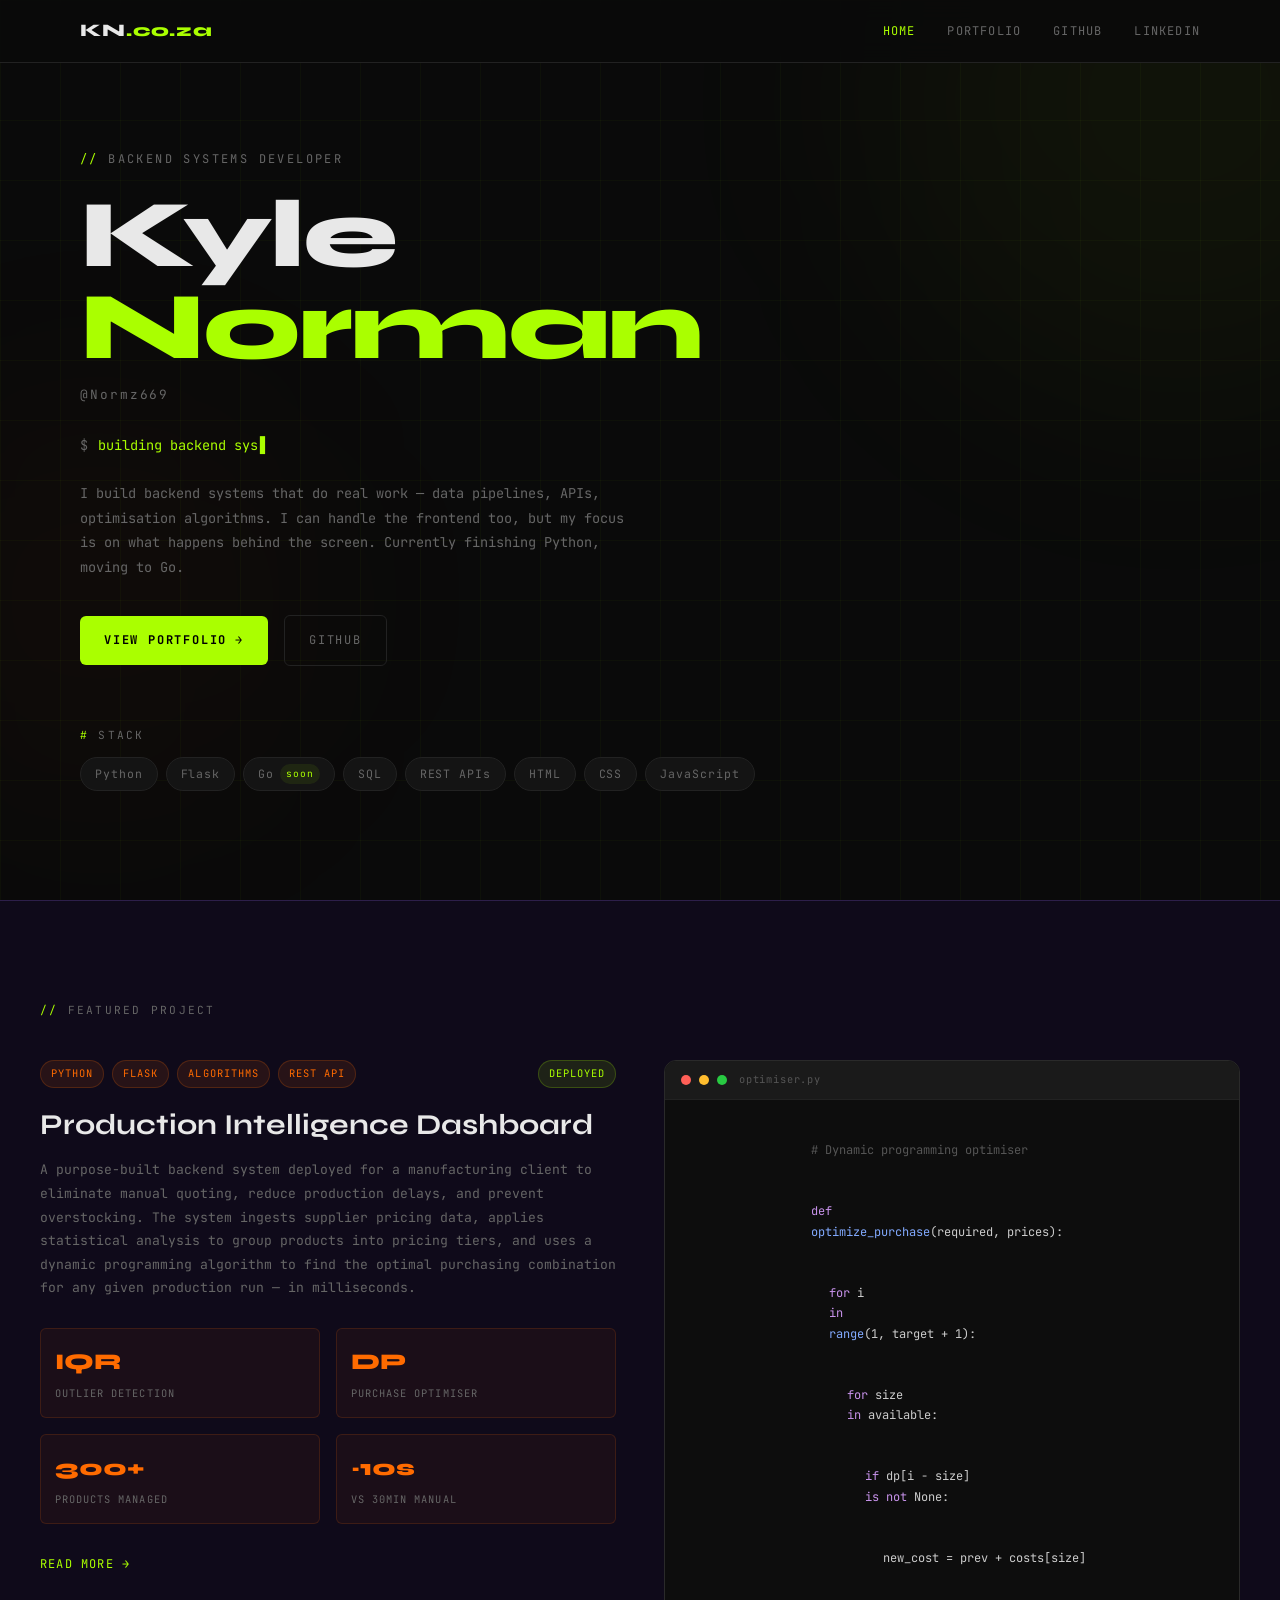
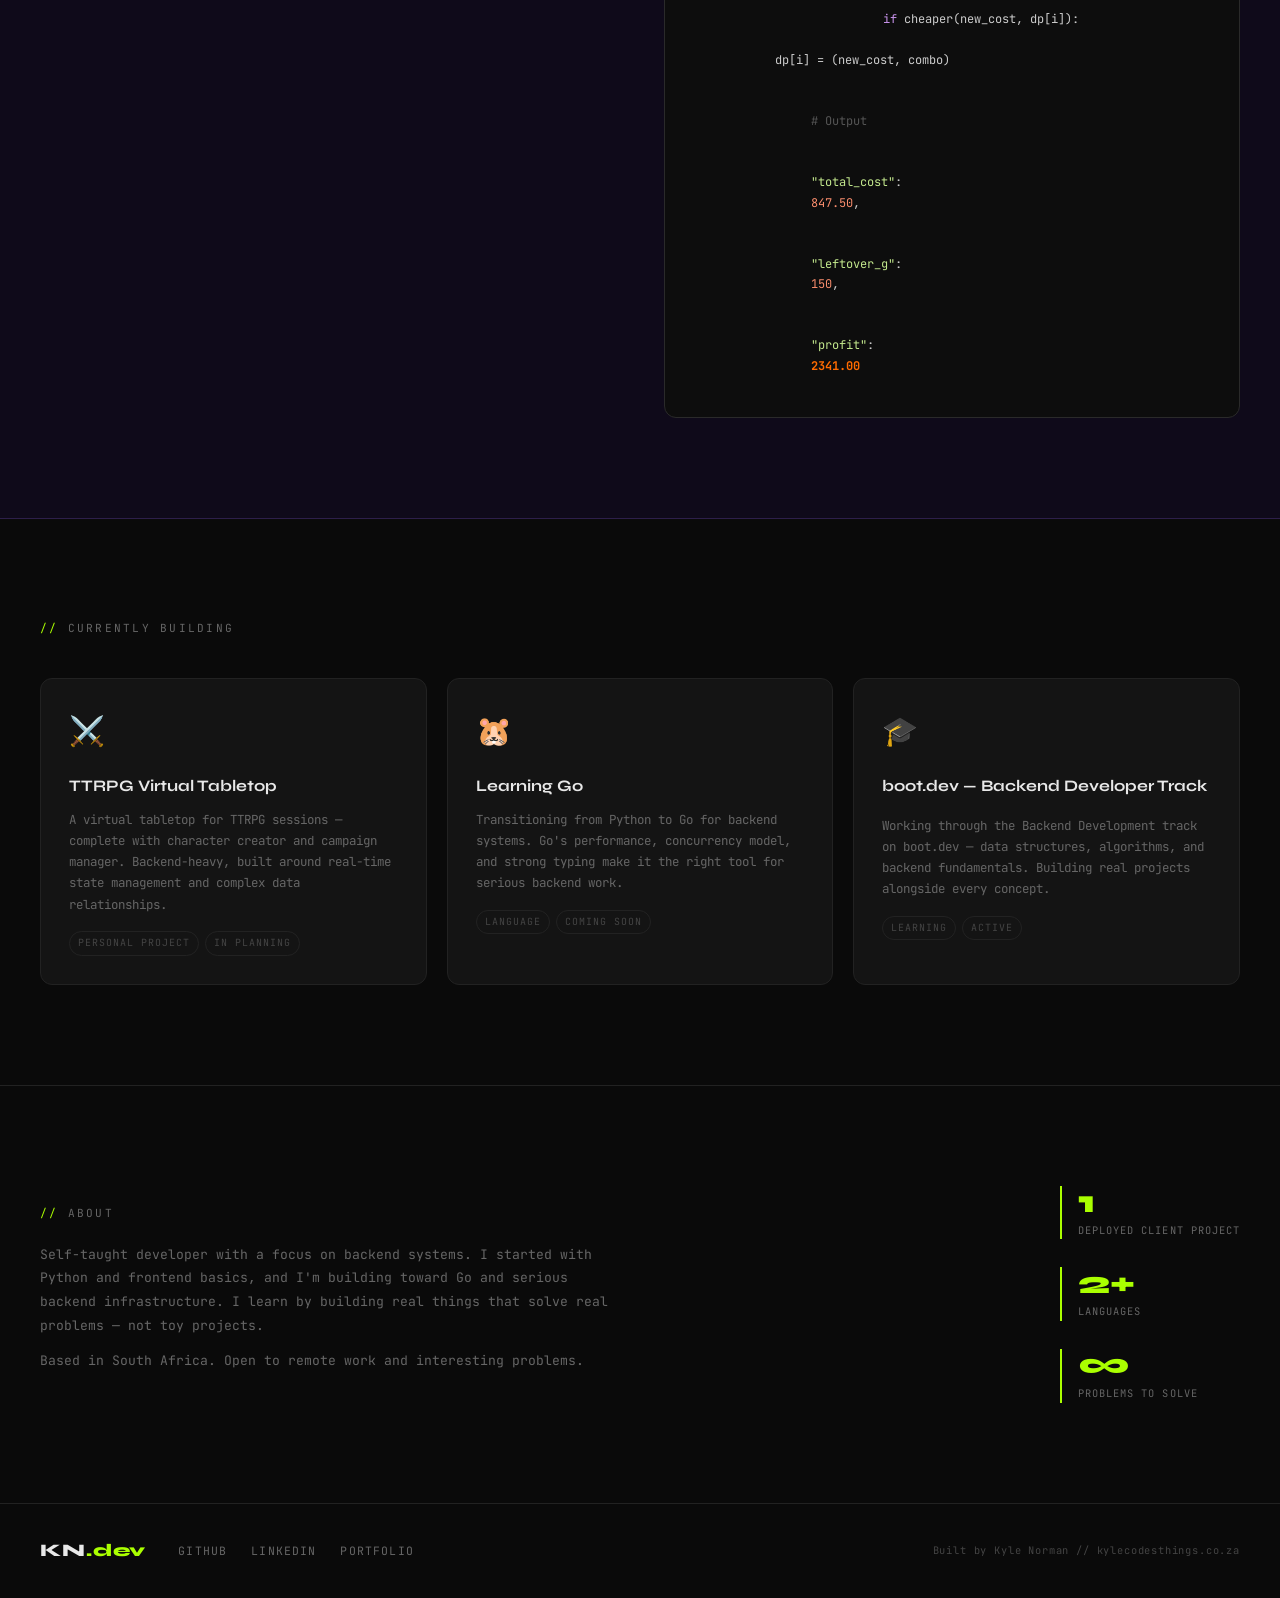
<file: index.html>
<!doctype html>
<html lang="en">
  <head>
    <meta charset="UTF-8" />
    <meta name="viewport" content="width=device-width, initial-scale=1.0" />
    <title>Kyle Norman // kylecodesthings</title>
    <link rel="stylesheet" href="style.css" />
    <link
      href="https://fonts.googleapis.com/css2?family=JetBrains+Mono:wght@300;400;700&family=Syne:wght@400;700;800&display=swap"
      rel="stylesheet"
    />
  </head>
  <body>
    <!-- NAV -->
    <nav>
      <div class="nav-inner">
        <span class="nav-logo">KN<span class="accent">.co.za</span></span>
        <div class="nav-links">
          <a href="index.html" class="active">Home</a>
          <a href="portfolio.html">Portfolio</a>
          <a href="https://github.com/Normz669" target="_blank">GitHub</a>
          <a
            href="https://www.linkedin.com/in/kyle-norman-8a450210a"
            target="_blank"
            >LinkedIn</a
          >
        </div>
      </div>
    </nav>

    <!-- HERO -->
    <section class="hero">
      <div class="hero-bg">
        <div class="grid-lines"></div>
        <div class="glow glow-1"></div>
        <div class="glow glow-2"></div>
      </div>
      <div class="hero-content">
        <div class="hero-tag">
          <span class="accent">//</span> Backend Systems Developer
        </div>
        <h1 class="hero-name">Kyle<br /><span class="accent">Norman</span></h1>
        <div class="hero-alias">@Normz669</div>
        <div class="typewriter-wrap">
          <span class="typewriter-prefix">$&nbsp;</span>
          <span class="typewriter" id="typewriter"></span>
          <span class="cursor">▋</span>
        </div>
        <p class="hero-bio">
          I build backend systems that do real work — data pipelines, APIs,
          optimisation algorithms. I can handle the frontend too, but my focus
          is on what happens behind the screen. Currently finishing Python,
          moving to Go.
        </p>
        <div class="hero-cta">
          <a href="portfolio.html" class="btn-primary"
            >View Portfolio <span>→</span></a
          >
          <a
            href="https://github.com/Normz669"
            target="_blank"
            class="btn-ghost"
            >GitHub</a
          >
        </div>
      </div>
      <div class="hero-stack">
        <div class="stack-label"><span class="accent">#</span> Stack</div>
        <div class="stack-items">
          <span class="stack-tag">Python</span>
          <span class="stack-tag">Flask</span>
          <span class="stack-tag">Go <span class="soon">soon</span></span>
          <span class="stack-tag">SQL</span>
          <span class="stack-tag">REST APIs</span>
          <span class="stack-tag">HTML</span>
          <span class="stack-tag">CSS</span>
          <span class="stack-tag">JavaScript</span>
        </div>
      </div>
    </section>

    <!-- FEATURED PROJECT -->
    <section class="section featured">
      <div class="section-inner">
        <div class="section-label">
          <span class="accent">//</span> Featured Project
        </div>
        <div class="featured-card">
          <div class="featured-card-inner">
            <div class="featured-meta">
              <span class="featured-tag">Python</span>
              <span class="featured-tag">Flask</span>
              <span class="featured-tag">Algorithms</span>
              <span class="featured-tag">REST API</span>
              <span class="featured-status">Deployed</span>
            </div>
            <h2 class="featured-title">Production Intelligence Dashboard</h2>
            <p class="featured-desc">
              A purpose-built backend system deployed for a manufacturing client
              to eliminate manual quoting, reduce production delays, and prevent
              overstocking. The system ingests supplier pricing data, applies
              statistical analysis to group products into pricing tiers, and
              uses a dynamic programming algorithm to find the optimal
              purchasing combination for any given production run — in
              milliseconds.
            </p>
            <div class="featured-highlights">
              <div class="highlight-item">
                <span class="highlight-val">IQR</span>
                <span class="highlight-label">Outlier Detection</span>
              </div>
              <div class="highlight-item">
                <span class="highlight-val">DP</span>
                <span class="highlight-label">Purchase Optimiser</span>
              </div>
              <div class="highlight-item">
                <span class="highlight-val">300+</span>
                <span class="highlight-label">Products Managed</span>
              </div>
              <div class="highlight-item">
                <span class="highlight-val">~10s</span>
                <span class="highlight-label">vs 30min manual</span>
              </div>
            </div>
            <a href="portfolio.html" class="featured-link"
              >Read more <span>→</span></a
            >
          </div>
          <div class="featured-card-visual">
            <div class="terminal">
              <div class="terminal-bar">
                <span class="dot red"></span>
                <span class="dot yellow"></span>
                <span class="dot tgreen"></span>
                <span class="terminal-title">optimiser.py</span>
              </div>
              <div class="terminal-body">
                <div class="t-line">
                  <span class="t-comment"># Dynamic programming optimiser</span>
                </div>
                <div class="t-line">
                  <span class="t-keyword">def</span>
                  <span class="t-fn">optimize_purchase</span>(required, prices):
                </div>
                <div class="t-line t-indent">
                  <span class="t-keyword">for</span> i
                  <span class="t-keyword">in</span>
                  <span class="t-fn">range</span>(1, target + 1):
                </div>
                <div class="t-line t-indent2">
                  <span class="t-keyword">for</span> size
                  <span class="t-keyword">in</span> available:
                </div>
                <div class="t-line t-indent3">
                  <span class="t-keyword">if</span> dp[i - size]
                  <span class="t-keyword">is not</span> None:
                </div>
                <div class="t-line t-indent4">
                  new_cost = prev + costs[size]
                </div>
                <div class="t-line t-indent4">
                  <span class="t-keyword">if</span> cheaper(new_cost, dp[i]):
                </div>
                <div class="t-line t-indent5">dp[i] = (new_cost, combo)</div>
                <div class="t-line">&nbsp;</div>
                <div class="t-line">
                  <span class="t-comment"># Output</span>
                </div>
                <div class="t-line">
                  <span class="t-string">"total_cost"</span>:
                  <span class="t-num">847.50</span>,
                </div>
                <div class="t-line">
                  <span class="t-string">"leftover_g"</span>:
                  <span class="t-num">150</span>,
                </div>
                <div class="t-line">
                  <span class="t-string">"profit"</span>:
                  <span class="t-num orange">2341.00</span>
                </div>
              </div>
            </div>
          </div>
        </div>
      </div>
    </section>

    <!-- CURRENTLY BUILDING -->
    <section class="section building">
      <div class="section-inner">
        <div class="section-label">
          <span class="accent">//</span> Currently Building
        </div>
        <div class="building-grid">
          <div class="building-card">
            <div class="building-icon">⚔️</div>
            <h3>TTRPG Virtual Tabletop</h3>
            <p>
              A virtual tabletop for TTRPG sessions — complete with character
              creator and campaign manager. Backend-heavy, built around
              real-time state management and complex data relationships.
            </p>
            <div class="building-tags">
              <span>Personal Project</span>
              <span>In Planning</span>
            </div>
          </div>
          <div class="building-card">
            <div class="building-icon">🐹</div>
            <h3>Learning Go</h3>
            <p>
              Transitioning from Python to Go for backend systems. Go's
              performance, concurrency model, and strong typing make it the
              right tool for serious backend work.
            </p>
            <div class="building-tags">
              <span>Language</span>
              <span>Coming Soon</span>
            </div>
          </div>
          <div class="building-card">
            <div class="building-icon">🎓</div>
            <h3>boot.dev — Backend Developer Track</h3>
            <p>
              <p>Working through the Backend Development track on boot.dev — data structures, algorithms, and backend fundamentals. Building real projects alongside every concept.</p>
            </p>
            <div class="building-tags">
              <span>Learning</span>
              <span>Active</span>
            </div>
          </div>
        </div>
      </div>
    </section>

    <!-- ABOUT -->
    <section class="section about-strip">
      <div class="section-inner about-inner">
        <div class="about-text">
          <div class="section-label"><span class="accent">//</span> About</div>
          <p>
            Self-taught developer with a focus on backend systems. I started
            with Python and frontend basics, and I'm building toward Go and
            serious backend infrastructure. I learn by building real things that
            solve real problems — not toy projects.
          </p>
          <p>
            Based in South Africa. Open to remote work and interesting problems.
          </p>
        </div>
        <div class="about-stats">
          <div class="stat">
            <span class="stat-val accent">1</span>
            <span class="stat-label">Deployed Client Project</span>
          </div>
          <div class="stat">
            <span class="stat-val accent">2+</span>
            <span class="stat-label">Languages</span>
          </div>
          <div class="stat">
            <span class="stat-val accent">∞</span>
            <span class="stat-label">Problems to Solve</span>
          </div>
        </div>
      </div>
    </section>

    <!-- FOOTER -->
    <footer>
      <div class="footer-inner">
        <span class="nav-logo">KN<span class="accent">.dev</span></span>
        <div class="footer-links">
          <a href="https://github.com/Normz669" target="_blank">GitHub</a>
          <a
            href="https://www.linkedin.com/in/kyle-norman-8a450210a"
            target="_blank"
            >LinkedIn</a
          >
          <a href="portfolio.html">Portfolio</a>
        </div>
        <span class="footer-copy"
          >Built by Kyle Norman // kylecodesthings.co.za</span
        >
      </div>
    </footer>

    <script src="main.js"></script>
  </body>
</html>
</file>
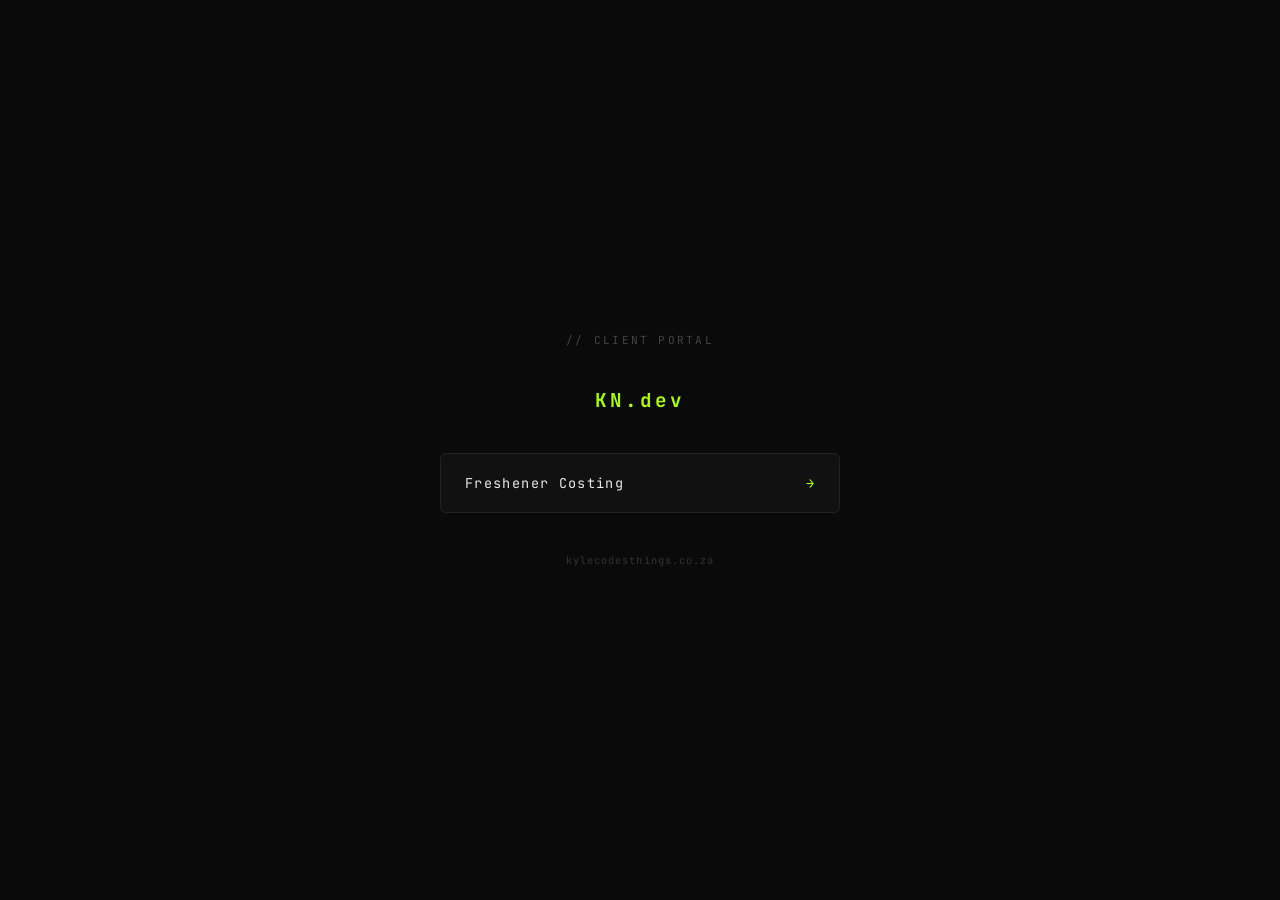
<file: clients.html>
<!doctype html>
<html lang="en">
  <head>
    <meta charset="UTF-8" />
    <meta name="viewport" content="width=device-width, initial-scale=1.0" />
    <title>Client Portal // Kyle Norman</title>
    <link
      href="https://fonts.googleapis.com/css2?family=JetBrains+Mono:wght@400;700&display=swap"
      rel="stylesheet"
    />
    <style>
      * {
        box-sizing: border-box;
        margin: 0;
        padding: 0;
      }
      body {
        background: #0a0a0a;
        color: #e8e8e8;
        font-family: "JetBrains Mono", monospace;
        min-height: 100vh;
        display: flex;
        flex-direction: column;
        align-items: center;
        justify-content: center;
        gap: 40px;
        padding: 40px 20px;
      }
      .label {
        font-size: 0.7rem;
        letter-spacing: 0.2em;
        color: #444;
        text-transform: uppercase;
      }
      h1 {
        font-size: 1.2rem;
        letter-spacing: 0.15em;
        color: #aaff00;
      }
      .cards {
        display: flex;
        flex-direction: column;
        gap: 12px;
        width: 100%;
        max-width: 400px;
      }
      .card {
        display: flex;
        justify-content: space-between;
        align-items: center;
        background: #111;
        border: 1px solid #222;
        border-radius: 6px;
        padding: 20px 24px;
        text-decoration: none;
        color: #e8e8e8;
        font-size: 0.85rem;
        letter-spacing: 0.1em;
        transition:
          border-color 0.2s,
          color 0.2s;
      }
      .card:hover {
        border-color: #aaff00;
        color: #aaff00;
      }
      .card-arrow {
        color: #aaff00;
      }
      .footer {
        font-size: 0.65rem;
        color: #333;
        letter-spacing: 0.1em;
      }
    </style>
  </head>
  <body>
    <div class="label">// Client Portal</div>
    <h1>KN.dev</h1>
    <div class="cards">
      <a
        href="https://web-production-6f501.up.railway.app"
        class="card"
        target="_blank"
      >
        <span>Freshener Costing</span>
        <span class="card-arrow">→</span>
      </a>
    </div>
    <div class="footer">kylecodesthings.co.za</div>
  </body>
</html>
</file>
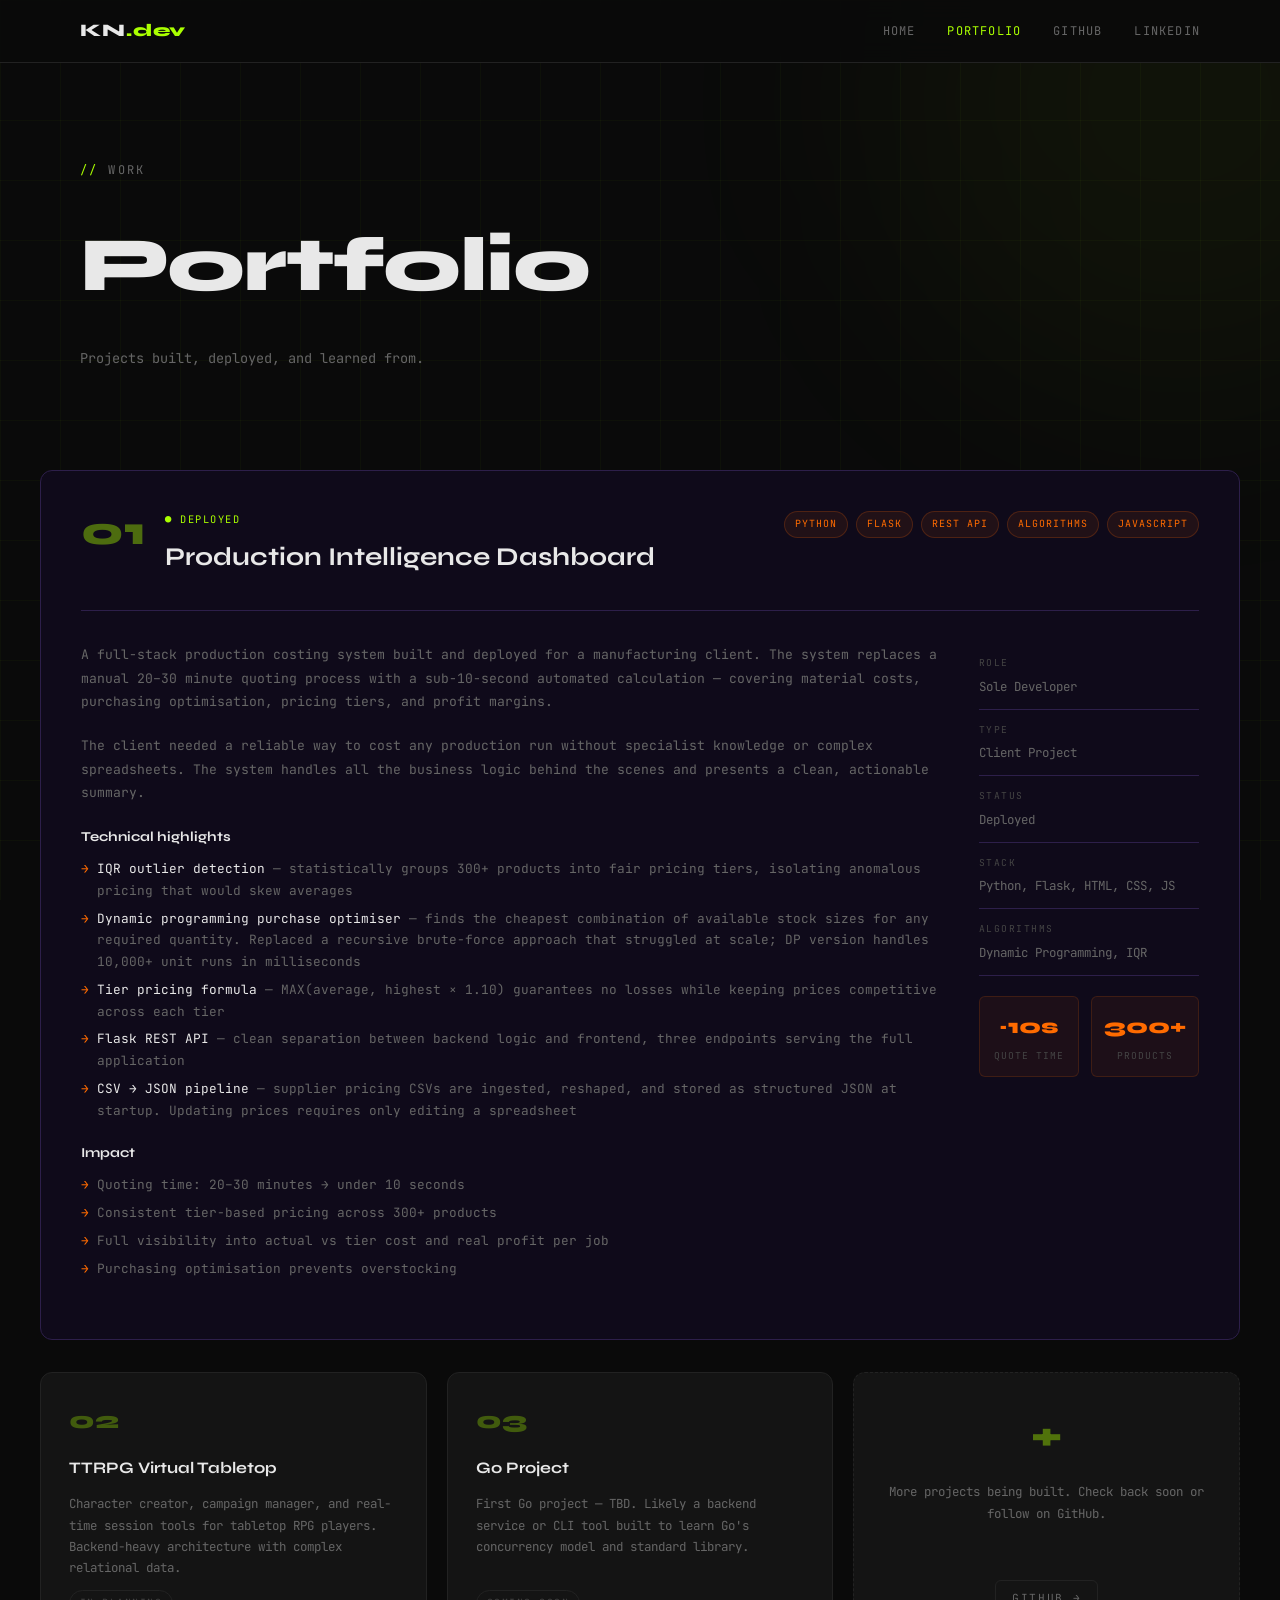
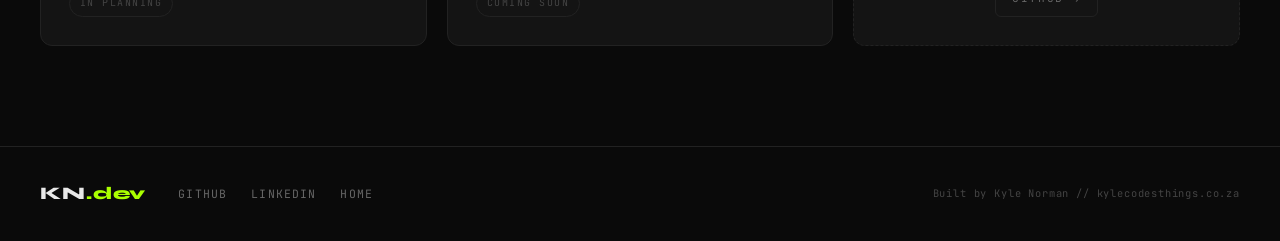
<file: portfolio.html>
<!doctype html>
<html lang="en">
  <head>
    <meta charset="UTF-8" />
    <meta name="viewport" content="width=device-width, initial-scale=1.0" />
    <title>Portfolio // Kyle Norman</title>
    <link rel="stylesheet" href="style.css" />
    <link
      href="https://fonts.googleapis.com/css2?family=JetBrains+Mono:wght@300;400;700&family=Syne:wght@400;700;800&display=swap"
      rel="stylesheet"
    />
  </head>
  <body>
    <nav>
      <div class="nav-inner">
        <span class="nav-logo">KN<span class="accent">.dev</span></span>
        <div class="nav-links">
          <a href="index.html">Home</a>
          <a href="portfolio.html" class="active">Portfolio</a>
          <a href="https://github.com/Normz669" target="_blank">GitHub</a>
          <a
            href="https://www.linkedin.com/in/kyle-norman-8a450210a"
            target="_blank"
            >LinkedIn</a
          >
        </div>
      </div>
    </nav>

    <section class="page-hero">
      <div class="hero-bg">
        <div class="grid-lines"></div>
        <div class="glow glow-1"></div>
      </div>
      <div class="page-hero-content">
        <div class="hero-tag"><span class="accent">//</span> Work</div>
        <h1 class="page-title">Portfolio</h1>
        <p class="page-subtitle">Projects built, deployed, and learned from.</p>
      </div>
    </section>

    <section class="section portfolio-section">
      <div class="section-inner">
        <!-- PROJECT 1 -->
        <div class="project-card">
          <div class="project-header">
            <div class="project-header-left">
              <div class="project-number accent">01</div>
              <div>
                <div class="project-status deployed">● Deployed</div>
                <h2 class="project-title">Production Intelligence Dashboard</h2>
              </div>
            </div>
            <div class="project-tags">
              <span>Python</span>
              <span>Flask</span>
              <span>REST API</span>
              <span>Algorithms</span>
              <span>JavaScript</span>
            </div>
          </div>

          <div class="project-body">
            <div class="project-desc">
              <p>
                A full-stack production costing system built and deployed for a
                manufacturing client. The system replaces a manual 20–30 minute
                quoting process with a sub-10-second automated calculation —
                covering material costs, purchasing optimisation, pricing tiers,
                and profit margins.
              </p>
              <p>
                The client needed a reliable way to cost any production run
                without specialist knowledge or complex spreadsheets. The system
                handles all the business logic behind the scenes and presents a
                clean, actionable summary.
              </p>

              <h4>Technical highlights</h4>
              <ul>
                <li>
                  <strong>IQR outlier detection</strong> — statistically groups
                  300+ products into fair pricing tiers, isolating anomalous
                  pricing that would skew averages
                </li>
                <li>
                  <strong>Dynamic programming purchase optimiser</strong> —
                  finds the cheapest combination of available stock sizes for
                  any required quantity. Replaced a recursive brute-force
                  approach that struggled at scale; DP version handles 10,000+
                  unit runs in milliseconds
                </li>
                <li>
                  <strong>Tier pricing formula</strong> — MAX(average, highest ×
                  1.10) guarantees no losses while keeping prices competitive
                  across each tier
                </li>
                <li>
                  <strong>Flask REST API</strong> — clean separation between
                  backend logic and frontend, three endpoints serving the full
                  application
                </li>
                <li>
                  <strong>CSV → JSON pipeline</strong> — supplier pricing CSVs
                  are ingested, reshaped, and stored as structured JSON at
                  startup. Updating prices requires only editing a spreadsheet
                </li>
              </ul>

              <h4>Impact</h4>
              <ul>
                <li>Quoting time: 20–30 minutes → under 10 seconds</li>
                <li>Consistent tier-based pricing across 300+ products</li>
                <li>
                  Full visibility into actual vs tier cost and real profit per
                  job
                </li>
                <li>Purchasing optimisation prevents overstocking</li>
              </ul>
            </div>

            <div class="project-sidebar">
              <div class="sidebar-block">
                <div class="sidebar-label">Role</div>
                <div class="sidebar-val">Sole Developer</div>
              </div>
              <div class="sidebar-block">
                <div class="sidebar-label">Type</div>
                <div class="sidebar-val">Client Project</div>
              </div>
              <div class="sidebar-block">
                <div class="sidebar-label">Status</div>
                <div class="sidebar-val accent">Deployed</div>
              </div>
              <div class="sidebar-block">
                <div class="sidebar-label">Stack</div>
                <div class="sidebar-val">Python, Flask, HTML, CSS, JS</div>
              </div>
              <div class="sidebar-block">
                <div class="sidebar-label">Algorithms</div>
                <div class="sidebar-val">Dynamic Programming, IQR</div>
              </div>
              <div class="sidebar-metrics">
                <div class="metric">
                  <span class="metric-val orange">~10s</span>
                  <span class="metric-label">Quote time</span>
                </div>
                <div class="metric">
                  <span class="metric-val orange">300+</span>
                  <span class="metric-label">Products</span>
                </div>
              </div>
            </div>
          </div>
        </div>

        <!-- COMING SOON CARDS -->
        <div class="coming-grid">
          <div class="coming-card">
            <div class="coming-number accent">02</div>
            <h3>TTRPG Virtual Tabletop</h3>
            <p>
              Character creator, campaign manager, and real-time session tools
              for tabletop RPG players. Backend-heavy architecture with complex
              relational data.
            </p>
            <div class="coming-status">In Planning</div>
          </div>
          <div class="coming-card">
            <div class="coming-number accent">03</div>
            <h3>Go Project</h3>
            <p>
              First Go project — TBD. Likely a backend service or CLI tool built
              to learn Go's concurrency model and standard library.
            </p>
            <div class="coming-status">Coming Soon</div>
          </div>
          <div class="coming-card add-card">
            <div class="add-icon accent">+</div>
            <p>
              More projects being built. Check back soon or follow on GitHub.
            </p>
            <a
              href="https://github.com/Normz669"
              target="_blank"
              class="btn-ghost small"
              >GitHub →</a
            >
          </div>
        </div>
      </div>
    </section>

    <footer>
      <div class="footer-inner">
        <span class="nav-logo">KN<span class="accent">.dev</span></span>
        <div class="footer-links">
          <a href="https://github.com/Normz669" target="_blank">GitHub</a>
          <a
            href="https://www.linkedin.com/in/kyle-norman-8a450210a"
            target="_blank"
            >LinkedIn</a
          >
          <a href="index.html">Home</a>
        </div>
        <span class="footer-copy"
          >Built by Kyle Norman // kylecodesthings.co.za</span
        >
      </div>
    </footer>
  </body>
</html>
</file>
<file: style.css>
/* ── Variables ── */
:root {
    --bg:           #0a0a0a;
    --bg-panel:     #111111;
    --bg-card:      #141414;
    --border:       #222222;
    --accent:       #aaff00;
    --accent-dim:   rgba(170, 255, 0, 0.08);
    --accent-glow:  rgba(170, 255, 0, 0.15);
    --orange:       #ff6b00;
    --orange-dim:   rgba(255, 107, 0, 0.1);
    --purple-bg:    #0f0a1a;
    --purple-border:#2d1f4a;
    --text:         #e8e8e8;
    --text-muted:   #666666;
    --text-dim:     #444444;
    --mono:         'JetBrains Mono', monospace;
    --display:      'Syne', sans-serif;
    --radius:       6px;
    --radius-lg:    12px;
}

/* ── Reset ── */
*, *::before, *::after { box-sizing: border-box; margin: 0; padding: 0; }

html { scroll-behavior: smooth; }

body {
    background: var(--bg);
    color: var(--text);
    font-family: var(--mono);
    font-size: 14px;
    line-height: 1.7;
    min-height: 100vh;
    overflow-x: hidden;
}

a { color: inherit; text-decoration: none; }

/* ── Nav ── */
nav {
    position: fixed;
    top: 0;
    left: 0;
    right: 0;
    z-index: 100;
    border-bottom: 1px solid var(--border);
    background: rgba(10, 10, 10, 0.92);
    backdrop-filter: blur(12px);
}

.nav-inner {
    max-width: 1200px;
    margin: 0 auto;
    padding: 16px 40px;
    display: flex;
    align-items: center;
    justify-content: space-between;
}

.nav-logo {
    font-family: var(--display);
    font-size: 1.1rem;
    font-weight: 800;
    letter-spacing: 0.05em;
    color: var(--text);
}

.nav-links {
    display: flex;
    gap: 32px;
    align-items: center;
}

.nav-links a {
    font-size: 0.75rem;
    letter-spacing: 0.1em;
    color: var(--text-muted);
    transition: color 0.2s;
    text-transform: uppercase;
}

.nav-links a:hover,
.nav-links a.active {
    color: var(--accent);
}

/* ── Accent ── */
.accent { color: var(--accent); }
.orange { color: var(--orange); }

/* ── Hero ── */
.hero {
    min-height: 100vh;
    display: flex;
    flex-direction: column;
    justify-content: center;
    padding: 120px 40px 80px;
    position: relative;
    max-width: 1200px;
    margin: 0 auto;
}

.hero-bg {
    position: fixed;
    inset: 0;
    pointer-events: none;
    z-index: 0;
}

.grid-lines {
    position: absolute;
    inset: 0;
    background-image:
        linear-gradient(rgba(170,255,0,0.03) 1px, transparent 1px),
        linear-gradient(90deg, rgba(170,255,0,0.03) 1px, transparent 1px);
    background-size: 60px 60px;
}

.glow {
    position: absolute;
    border-radius: 50%;
    filter: blur(120px);
    pointer-events: none;
}

.glow-1 {
    width: 600px;
    height: 600px;
    background: rgba(170, 255, 0, 0.04);
    top: -200px;
    right: -200px;
}

.glow-2 {
    width: 400px;
    height: 400px;
    background: rgba(255, 107, 0, 0.03);
    bottom: 100px;
    left: -100px;
}

.hero-content {
    position: relative;
    z-index: 1;
    max-width: 700px;
    animation: fadeUp 0.8s ease both;
}

.hero-tag {
    font-size: 0.75rem;
    letter-spacing: 0.2em;
    color: var(--text-muted);
    text-transform: uppercase;
    margin-bottom: 20px;
}

.hero-name {
    font-family: var(--display);
    font-size: clamp(3.5rem, 8vw, 6rem);
    font-weight: 800;
    line-height: 0.95;
    letter-spacing: -0.02em;
    margin-bottom: 12px;
}

.hero-alias {
    font-size: 0.8rem;
    color: var(--text-muted);
    letter-spacing: 0.15em;
    margin-bottom: 28px;
}

.typewriter-wrap {
    display: flex;
    align-items: center;
    gap: 2px;
    font-size: 0.85rem;
    color: var(--accent);
    margin-bottom: 24px;
    min-height: 24px;
}

.typewriter-prefix { color: var(--text-muted); }

.cursor {
    color: var(--accent);
    animation: blink 1s step-end infinite;
}

@keyframes blink { 0%, 100% { opacity: 1; } 50% { opacity: 0; } }

.hero-bio {
    color: var(--text-muted);
    font-size: 0.85rem;
    line-height: 1.8;
    max-width: 560px;
    margin-bottom: 36px;
}

.hero-cta {
    display: flex;
    gap: 16px;
    align-items: center;
    margin-bottom: 60px;
}

.btn-primary {
    background: var(--accent);
    color: #000;
    font-family: var(--mono);
    font-size: 0.75rem;
    font-weight: 700;
    letter-spacing: 0.15em;
    text-transform: uppercase;
    padding: 14px 24px;
    border-radius: var(--radius);
    transition: opacity 0.2s, transform 0.2s;
    display: flex;
    align-items: center;
    gap: 8px;
}

.btn-primary:hover { opacity: 0.85; transform: translateY(-1px); }

.btn-ghost {
    border: 1px solid var(--border);
    color: var(--text-muted);
    font-family: var(--mono);
    font-size: 0.75rem;
    letter-spacing: 0.15em;
    text-transform: uppercase;
    padding: 14px 24px;
    border-radius: var(--radius);
    transition: border-color 0.2s, color 0.2s;
}

.btn-ghost:hover { border-color: var(--accent); color: var(--accent); }
.btn-ghost.small { padding: 8px 16px; font-size: 0.7rem; }

.hero-stack {
    position: relative;
    z-index: 1;
    animation: fadeUp 0.8s 0.2s ease both;
}

.stack-label {
    font-size: 0.7rem;
    letter-spacing: 0.2em;
    color: var(--text-muted);
    text-transform: uppercase;
    margin-bottom: 12px;
}

.stack-items {
    display: flex;
    flex-wrap: wrap;
    gap: 8px;
}

.stack-tag {
    background: var(--bg-card);
    border: 1px solid var(--border);
    font-size: 0.72rem;
    letter-spacing: 0.08em;
    padding: 6px 14px;
    border-radius: 100px;
    color: var(--text-muted);
    display: flex;
    align-items: center;
    gap: 6px;
}

.soon {
    font-size: 0.6rem;
    background: var(--accent-dim);
    color: var(--accent);
    padding: 2px 6px;
    border-radius: 100px;
    letter-spacing: 0.1em;
}

/* ── Sections ── */
.section {
    padding: 100px 40px;
    position: relative;
}

.section-inner {
    max-width: 1200px;
    margin: 0 auto;
}

.section-label {
    font-size: 0.7rem;
    letter-spacing: 0.2em;
    color: var(--text-muted);
    text-transform: uppercase;
    margin-bottom: 40px;
}

/* ── Featured Project ── */
.featured {
    background: var(--purple-bg);
    border-top: 1px solid var(--purple-border);
    border-bottom: 1px solid var(--purple-border);
}

.featured-card {
    display: grid;
    grid-template-columns: 1fr 1fr;
    gap: 48px;
    align-items: start;
}

.featured-meta {
    display: flex;
    flex-wrap: wrap;
    gap: 8px;
    margin-bottom: 20px;
    align-items: center;
}

.featured-tag {
    background: rgba(255,107,0,0.1);
    border: 1px solid rgba(255,107,0,0.2);
    color: var(--orange);
    font-size: 0.65rem;
    letter-spacing: 0.1em;
    padding: 4px 10px;
    border-radius: 100px;
    text-transform: uppercase;
}

.featured-status {
    background: rgba(170,255,0,0.1);
    border: 1px solid rgba(170,255,0,0.2);
    color: var(--accent);
    font-size: 0.65rem;
    letter-spacing: 0.1em;
    padding: 4px 10px;
    border-radius: 100px;
    text-transform: uppercase;
    margin-left: auto;
}

.featured-title {
    font-family: var(--display);
    font-size: 1.8rem;
    font-weight: 700;
    line-height: 1.2;
    margin-bottom: 16px;
    color: var(--text);
}

.featured-desc {
    color: var(--text-muted);
    font-size: 0.82rem;
    line-height: 1.8;
    margin-bottom: 28px;
}

.featured-highlights {
    display: grid;
    grid-template-columns: 1fr 1fr;
    gap: 16px;
    margin-bottom: 28px;
}

.highlight-item {
    background: rgba(255,107,0,0.05);
    border: 1px solid rgba(255,107,0,0.15);
    border-radius: var(--radius);
    padding: 14px;
    display: flex;
    flex-direction: column;
    gap: 4px;
}

.highlight-val {
    font-family: var(--display);
    font-size: 1.4rem;
    font-weight: 800;
    color: var(--orange);
}

.highlight-label {
    font-size: 0.65rem;
    letter-spacing: 0.1em;
    color: var(--text-muted);
    text-transform: uppercase;
}

.featured-link {
    font-size: 0.75rem;
    letter-spacing: 0.1em;
    color: var(--accent);
    text-transform: uppercase;
    transition: gap 0.2s;
    display: inline-flex;
    align-items: center;
    gap: 8px;
}

.featured-link:hover { gap: 12px; }

/* ── Terminal ── */
.terminal {
    background: #0d0d0d;
    border: 1px solid #2a2a2a;
    border-radius: var(--radius-lg);
    overflow: hidden;
    font-size: 0.75rem;
}

.terminal-bar {
    background: #1a1a1a;
    padding: 10px 16px;
    display: flex;
    align-items: center;
    gap: 8px;
    border-bottom: 1px solid #222;
}

.dot {
    width: 10px;
    height: 10px;
    border-radius: 50%;
}

.dot.red { background: #ff5f57; }
.dot.yellow { background: #ffbd2e; }
.dot.tgreen { background: #28ca42; }

.terminal-title {
    font-size: 0.65rem;
    color: #555;
    letter-spacing: 0.08em;
    margin-left: 4px;
}

.terminal-body {
    padding: 20px;
    line-height: 1.7;
}

.t-line { white-space: pre; color: #ccc; }
.t-indent { padding-left: 1.5em; }
.t-indent2 { padding-left: 3em; }
.t-indent3 { padding-left: 4.5em; }
.t-indent4 { padding-left: 6em; }
.t-indent5 { padding-left: 7.5em; }
.t-comment { color: #555; }
.t-keyword { color: #c792ea; }
.t-fn { color: #82aaff; }
.t-string { color: #c3e88d; }
.t-num { color: #f78c6c; }
.t-num.orange { color: var(--orange); font-weight: 700; }

/* ── Building ── */
.building-grid {
    display: grid;
    grid-template-columns: repeat(3, 1fr);
    gap: 20px;
}

.building-card {
    background: var(--bg-card);
    border: 1px solid var(--border);
    border-radius: var(--radius-lg);
    padding: 28px;
    transition: border-color 0.2s;
}

.building-card:hover { border-color: var(--accent); }

.building-icon {
    font-size: 1.8rem;
    margin-bottom: 16px;
}

.building-card h3 {
    font-family: var(--display);
    font-size: 1rem;
    font-weight: 700;
    margin-bottom: 10px;
    color: var(--text);
}

.building-card p {
    font-size: 0.78rem;
    color: var(--text-muted);
    line-height: 1.7;
    margin-bottom: 16px;
}

.building-tags {
    display: flex;
    flex-wrap: wrap;
    gap: 6px;
}

.building-tags span {
    font-size: 0.62rem;
    letter-spacing: 0.1em;
    text-transform: uppercase;
    color: var(--text-dim);
    border: 1px solid var(--border);
    padding: 3px 8px;
    border-radius: 100px;
}

/* ── About ── */
.about-strip {
    border-top: 1px solid var(--border);
}

.about-inner {
    display: grid;
    grid-template-columns: 1fr auto;
    gap: 80px;
    align-items: center;
}

.about-text .section-label { margin-bottom: 20px; }

.about-text p {
    font-size: 0.82rem;
    color: var(--text-muted);
    line-height: 1.8;
    margin-bottom: 12px;
    max-width: 580px;
}

.about-stats {
    display: flex;
    flex-direction: column;
    gap: 28px;
    min-width: 180px;
}

.stat {
    display: flex;
    flex-direction: column;
    gap: 4px;
    border-left: 2px solid var(--accent);
    padding-left: 16px;
}

.stat-val {
    font-family: var(--display);
    font-size: 2rem;
    font-weight: 800;
    line-height: 1;
}

.stat-label {
    font-size: 0.65rem;
    letter-spacing: 0.1em;
    text-transform: uppercase;
    color: var(--text-muted);
}

/* ── Footer ── */
footer {
    border-top: 1px solid var(--border);
    padding: 32px 40px;
}

.footer-inner {
    max-width: 1200px;
    margin: 0 auto;
    display: flex;
    align-items: center;
    gap: 32px;
}

.footer-links {
    display: flex;
    gap: 24px;
}

.footer-links a {
    font-size: 0.72rem;
    letter-spacing: 0.1em;
    color: var(--text-muted);
    text-transform: uppercase;
    transition: color 0.2s;
}

.footer-links a:hover { color: var(--accent); }

.footer-copy {
    margin-left: auto;
    font-size: 0.65rem;
    color: var(--text-dim);
    letter-spacing: 0.08em;
}

/* ── Page Hero (portfolio page) ── */
.page-hero {
    padding: 160px 40px 80px;
    position: relative;
    max-width: 1200px;
    margin: 0 auto;
}

.page-hero-content {
    position: relative;
    z-index: 1;
    animation: fadeUp 0.6s ease both;
}

.page-title {
    font-family: var(--display);
    font-size: clamp(3rem, 6vw, 5rem);
    font-weight: 800;
    letter-spacing: -0.02em;
    margin: 12px 0 16px;
}

.page-subtitle {
    font-size: 0.85rem;
    color: var(--text-muted);
}

/* ── Portfolio Section ── */
.portfolio-section { padding-top: 20px; }

.project-card {
    background: var(--purple-bg);
    border: 1px solid var(--purple-border);
    border-radius: var(--radius-lg);
    padding: 40px;
    margin-bottom: 32px;
}

.project-header {
    display: flex;
    align-items: flex-start;
    justify-content: space-between;
    gap: 24px;
    margin-bottom: 32px;
    padding-bottom: 32px;
    border-bottom: 1px solid var(--purple-border);
}

.project-header-left {
    display: flex;
    align-items: flex-start;
    gap: 20px;
}

.project-number {
    font-family: var(--display);
    font-size: 2.5rem;
    font-weight: 800;
    line-height: 1;
    opacity: 0.4;
    min-width: 48px;
}

.project-status {
    font-size: 0.65rem;
    letter-spacing: 0.15em;
    text-transform: uppercase;
    margin-bottom: 6px;
}

.project-status.deployed { color: var(--accent); }

.project-title {
    font-family: var(--display);
    font-size: 1.6rem;
    font-weight: 700;
    color: var(--text);
}

.project-tags {
    display: flex;
    flex-wrap: wrap;
    gap: 8px;
    justify-content: flex-end;
}

.project-tags span {
    background: rgba(255,107,0,0.08);
    border: 1px solid rgba(255,107,0,0.2);
    color: var(--orange);
    font-size: 0.62rem;
    letter-spacing: 0.1em;
    padding: 4px 10px;
    border-radius: 100px;
    text-transform: uppercase;
    white-space: nowrap;
}

.project-body {
    display: grid;
    grid-template-columns: 1fr 220px;
    gap: 40px;
}

.project-desc p {
    font-size: 0.82rem;
    color: var(--text-muted);
    line-height: 1.8;
    margin-bottom: 20px;
}

.project-desc h4 {
    font-family: var(--display);
    font-size: 0.85rem;
    font-weight: 700;
    color: var(--text);
    margin-bottom: 10px;
    margin-top: 4px;
}

.project-desc ul {
    list-style: none;
    margin-bottom: 20px;
}

.project-desc ul li {
    font-size: 0.8rem;
    color: var(--text-muted);
    line-height: 1.7;
    padding-left: 16px;
    position: relative;
    margin-bottom: 6px;
}

.project-desc ul li::before {
    content: "→";
    position: absolute;
    left: 0;
    color: var(--orange);
}

.project-desc ul li strong {
    color: var(--text);
    font-weight: 400;
}

.project-sidebar {
    display: flex;
    flex-direction: column;
    gap: 0;
}

.sidebar-block {
    padding: 12px 0;
    border-bottom: 1px solid var(--purple-border);
}

.sidebar-label {
    font-size: 0.6rem;
    letter-spacing: 0.15em;
    text-transform: uppercase;
    color: var(--text-dim);
    margin-bottom: 4px;
}

.sidebar-val {
    font-size: 0.78rem;
    color: var(--text-muted);
}

.sidebar-metrics {
    display: grid;
    grid-template-columns: 1fr 1fr;
    gap: 12px;
    margin-top: 20px;
}

.metric {
    background: rgba(255,107,0,0.06);
    border: 1px solid rgba(255,107,0,0.15);
    border-radius: var(--radius);
    padding: 12px;
    display: flex;
    flex-direction: column;
    gap: 4px;
    text-align: center;
}

.metric-val {
    font-family: var(--display);
    font-size: 1.3rem;
    font-weight: 800;
    color: var(--orange);
}

.metric-label {
    font-size: 0.6rem;
    letter-spacing: 0.1em;
    text-transform: uppercase;
    color: var(--text-dim);
}

/* ── Coming Soon Grid ── */
.coming-grid {
    display: grid;
    grid-template-columns: repeat(3, 1fr);
    gap: 20px;
}

.coming-card {
    background: var(--bg-card);
    border: 1px solid var(--border);
    border-radius: var(--radius-lg);
    padding: 28px;
    display: flex;
    flex-direction: column;
    gap: 12px;
}

.coming-number {
    font-family: var(--display);
    font-size: 1.5rem;
    font-weight: 800;
    opacity: 0.3;
}

.coming-card h3 {
    font-family: var(--display);
    font-size: 1rem;
    font-weight: 700;
    color: var(--text);
}

.coming-card p {
    font-size: 0.78rem;
    color: var(--text-muted);
    line-height: 1.7;
    flex: 1;
}

.coming-status {
    font-size: 0.62rem;
    letter-spacing: 0.15em;
    text-transform: uppercase;
    color: var(--text-dim);
    border: 1px solid var(--border);
    padding: 4px 10px;
    border-radius: 100px;
    align-self: flex-start;
}

.add-card {
    border-style: dashed;
    align-items: center;
    text-align: center;
    justify-content: center;
}

.add-icon {
    font-family: var(--display);
    font-size: 2.5rem;
    font-weight: 800;
    opacity: 0.4;
}

/* ── Animations ── */
@keyframes fadeUp {
    from { opacity: 0; transform: translateY(20px); }
    to { opacity: 1; transform: translateY(0); }
}
</file>
